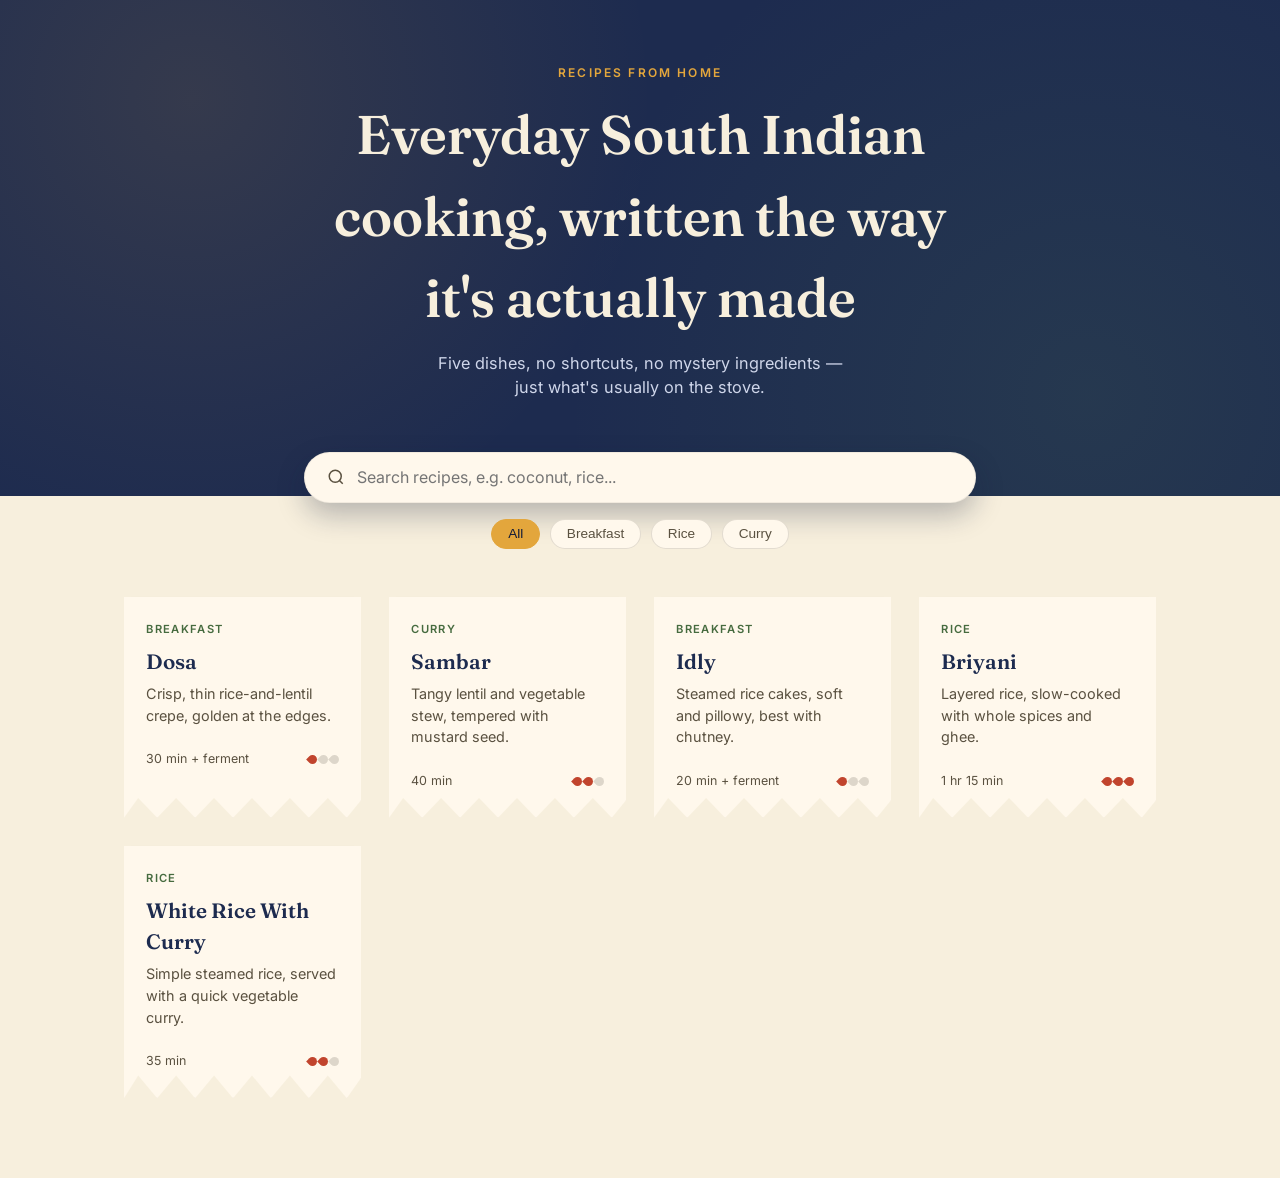
<file: index.html>
<!DOCTYPE html>
<html lang="en">
<head>
  <meta charset="UTF-8">
  <meta name="viewport" content="width=device-width, initial-scale=1.0">
  <title>Odin Recipes — Home Kitchen</title>
  <link rel="stylesheet" href="style.css">
</head>
<body>

  <header class="hero">
    <div class="eyebrow">Recipes from home</div>
    <h1>Everyday South Indian cooking, written the way it's actually made</h1>
    <p>Five dishes, no shortcuts, no mystery ingredients — just what's usually on the stove.</p>
  </header>

  <div class="controls">
    <div class="search-bar">
      <svg width="18" height="18" viewBox="0 0 24 24" fill="none" stroke="currentColor" stroke-width="2">
        <circle cx="11" cy="11" r="8"></circle>
        <line x1="21" y1="21" x2="16.65" y2="16.65"></line>
      </svg>
      <input type="text" id="searchInput" placeholder="Search recipes, e.g. coconut, rice...">
    </div>
    <div class="chips" id="chips">
      <button class="chip active" data-category="all">All</button>
      <button class="chip" data-category="Breakfast">Breakfast</button>
      <button class="chip" data-category="Rice">Rice</button>
      <button class="chip" data-category="Curry">Curry</button>
    </div>
  </div>

  <main class="grid" id="recipeGrid">

    <a href="recipes/dosa.html" class="card" data-name="dosa" data-category="Breakfast">
      <div class="category">Breakfast</div>
      <h2>Dosa</h2>
      <p>Crisp, thin rice-and-lentil crepe, golden at the edges.</p>
      <div class="card-footer">
        <span class="time">30 min + ferment</span>
        <span class="spice">
          <span class="filled"></span><span></span><span></span>
        </span>
      </div>
    </a>

    <a href="recipes/sambar.html" class="card" data-name="sambar" data-category="Curry">
      <div class="category">Curry</div>
      <h2>Sambar</h2>
      <p>Tangy lentil and vegetable stew, tempered with mustard seed.</p>
      <div class="card-footer">
        <span class="time">40 min</span>
        <span class="spice">
          <span class="filled"></span><span class="filled"></span><span></span>
        </span>
      </div>
    </a>

    <a href="recipes/idly.html" class="card" data-name="idly" data-category="Breakfast">
      <div class="category">Breakfast</div>
      <h2>Idly</h2>
      <p>Steamed rice cakes, soft and pillowy, best with chutney.</p>
      <div class="card-footer">
        <span class="time">20 min + ferment</span>
        <span class="spice">
          <span class="filled"></span><span></span><span></span>
        </span>
      </div>
    </a>

    <a href="recipes/briyani.html" class="card" data-name="briyani" data-category="Rice">
      <div class="category">Rice</div>
      <h2>Briyani</h2>
      <p>Layered rice, slow-cooked with whole spices and ghee.</p>
      <div class="card-footer">
        <span class="time">1 hr 15 min</span>
        <span class="spice">
          <span class="filled"></span><span class="filled"></span><span class="filled"></span>
        </span>
      </div>
    </a>

    <a href="recipes/white-rice-curry.html" class="card" data-name="white rice with curry" data-category="Rice">
      <div class="category">Rice</div>
      <h2>White Rice With Curry</h2>
      <p>Simple steamed rice, served with a quick vegetable curry.</p>
      <div class="card-footer">
        <span class="time">35 min</span>
        <span class="spice">
          <span class="filled"></span><span class="filled"></span><span></span>
        </span>
      </div>
    </a>

  </main>

  <script>
    const searchInput = document.getElementById('searchInput');
    const chips = document.querySelectorAll('.chip');
    const cards = document.querySelectorAll('.card');
    const grid = document.getElementById('recipeGrid');
    let activeCategory = 'all';

    function applyFilters() {
      const query = searchInput.value.trim().toLowerCase();
      let visibleCount = 0;

      cards.forEach(card => {
        const matchesSearch = card.dataset.name.includes(query);
        const matchesCategory = activeCategory === 'all' || card.dataset.category === activeCategory;
        const show = matchesSearch && matchesCategory;
        card.style.display = show ? '' : 'none';
        if (show) visibleCount++;
      });

      const existingEmpty = grid.querySelector('.empty-state');
      if (visibleCount === 0 && !existingEmpty) {
        const empty = document.createElement('div');
        empty.className = 'empty-state';
        empty.textContent = "No recipes match — try a different search.";
        grid.appendChild(empty);
      } else if (visibleCount > 0 && existingEmpty) {
        existingEmpty.remove();
      }
    }

    searchInput.addEventListener('input', applyFilters);

    chips.forEach(chip => {
      chip.addEventListener('click', () => {
        chips.forEach(c => c.classList.remove('active'));
        chip.classList.add('active');
        activeCategory = chip.dataset.category;
        applyFilters();
      });
    });
  </script>

</body>
</html>
</file>
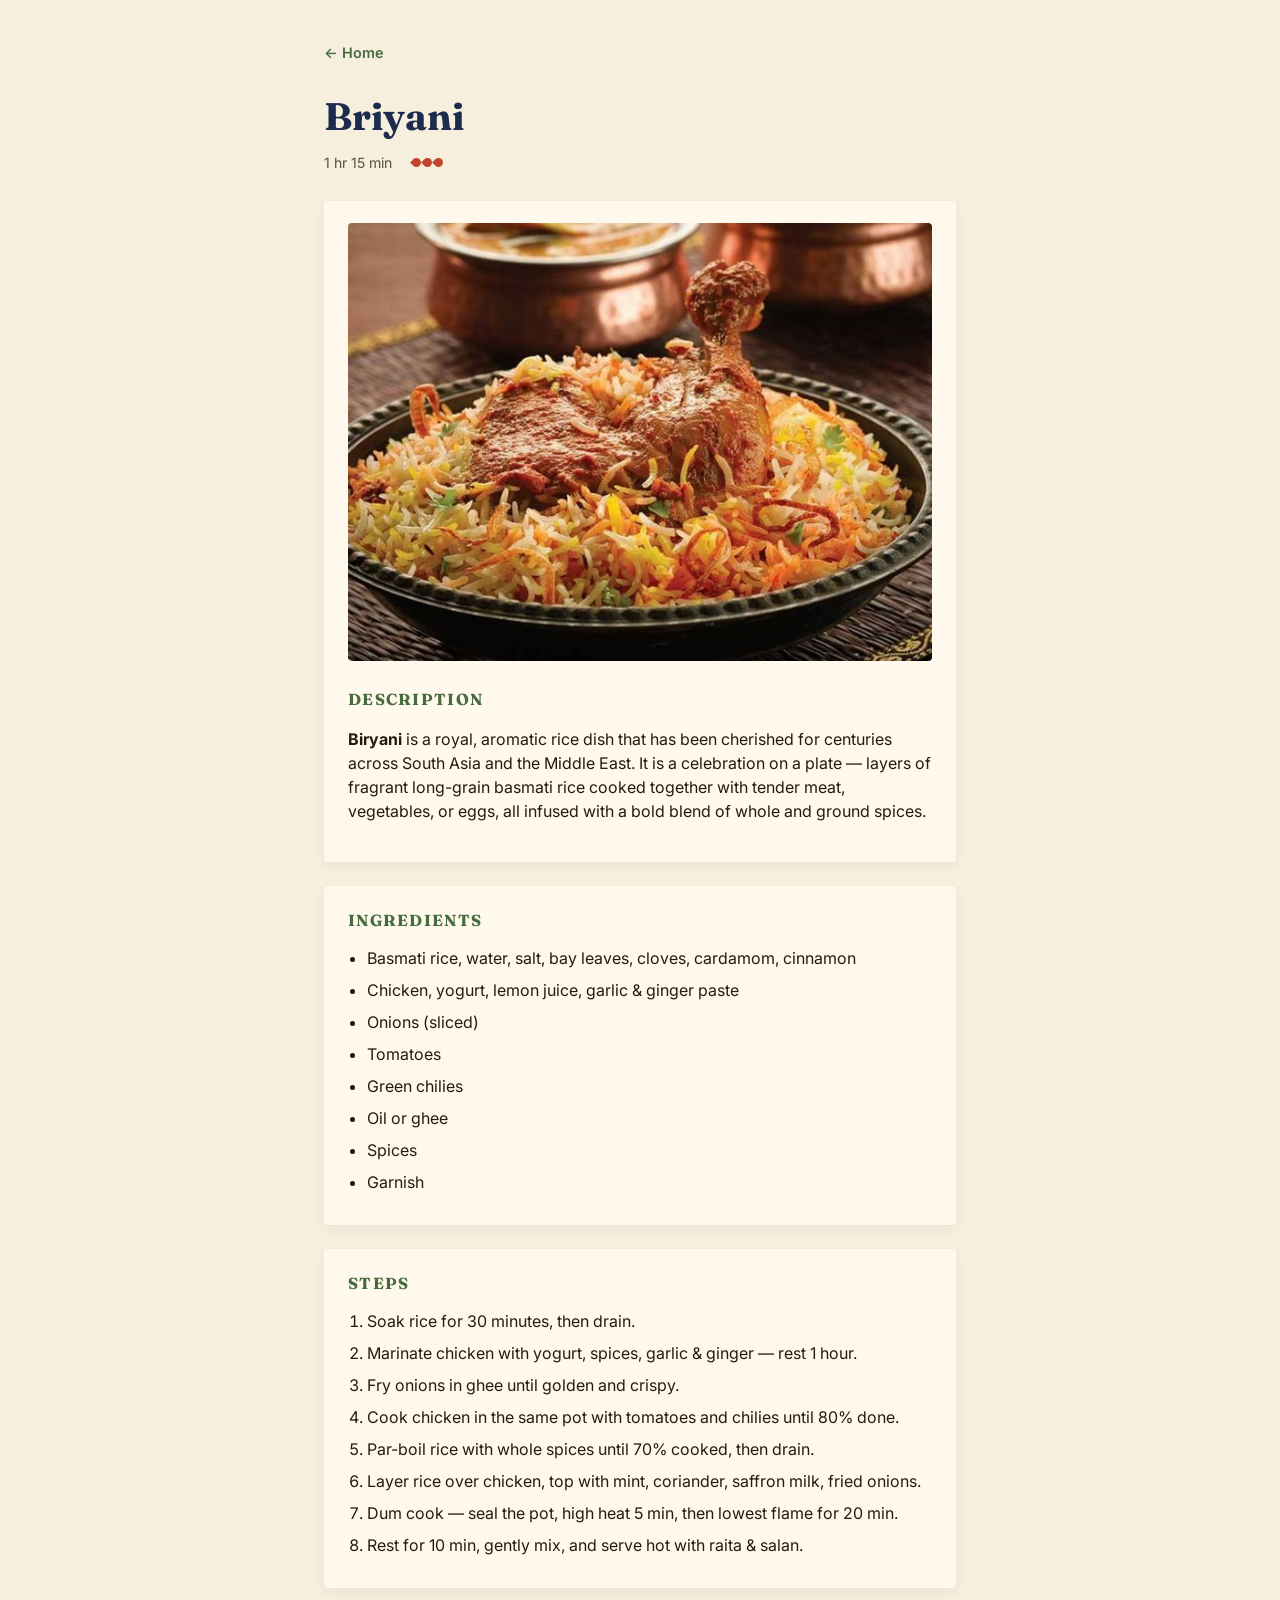
<file: recipes/briyani.html>
<!DOCTYPE html>
<html lang="en">
<head>
  <meta charset="UTF-8">
  <meta name="viewport" content="width=device-width, initial-scale=1.0">
  <title>Briyani — Odin Recipes</title>
  <link rel="stylesheet" href="../style.css">
</head>
<body>
<div class="recipe-page">

  <a class="home-link" href="../index.html">&larr; Home</a>
  <h1>Briyani</h1>
  <div class="recipe-meta">
    <span>1 hr 15 min</span>
    <span class="spice"><span class="filled"></span><span class="filled"></span><span class="filled"></span></span>
  </div>

  <section>
    <img src="briyani image.jpg" alt="briyani" style="width:100%; border-radius: var(--radius); margin-bottom: 1.25rem;">
    <h3>Description</h3>
    <p><strong>Biryani</strong> is a royal, aromatic rice dish that has been cherished for centuries across South Asia and the Middle East. It is a celebration on a plate — layers of fragrant long-grain basmati rice cooked together with tender meat, vegetables, or eggs, all infused with a bold blend of whole and ground spices.</p>
  </section>

  <section>
    <h3>Ingredients</h3>
    <ul>
      <li>Basmati rice, water, salt, bay leaves, cloves, cardamom, cinnamon</li>
      <li>Chicken, yogurt, lemon juice, garlic & ginger paste</li>
      <li>Onions (sliced)</li>
      <li>Tomatoes</li>
      <li>Green chilies</li>
      <li>Oil or ghee</li>
      <li>Spices</li>
      <li>Garnish</li>
    </ul>
  </section>

  <section>
    <h3>Steps</h3>
    <ol>
      <li>Soak rice for 30 minutes, then drain.</li>
      <li>Marinate chicken with yogurt, spices, garlic & ginger — rest 1 hour.</li>
      <li>Fry onions in ghee until golden and crispy.</li>
      <li>Cook chicken in the same pot with tomatoes and chilies until 80% done.</li>
      <li>Par-boil rice with whole spices until 70% cooked, then drain.</li>
      <li>Layer rice over chicken, top with mint, coriander, saffron milk, fried onions.</li>
      <li>Dum cook — seal the pot, high heat 5 min, then lowest flame for 20 min.</li>
      <li>Rest for 10 min, gently mix, and serve hot with raita & salan.</li>
    </ol>
  </section>

</div>
</body>
</html>
</file>
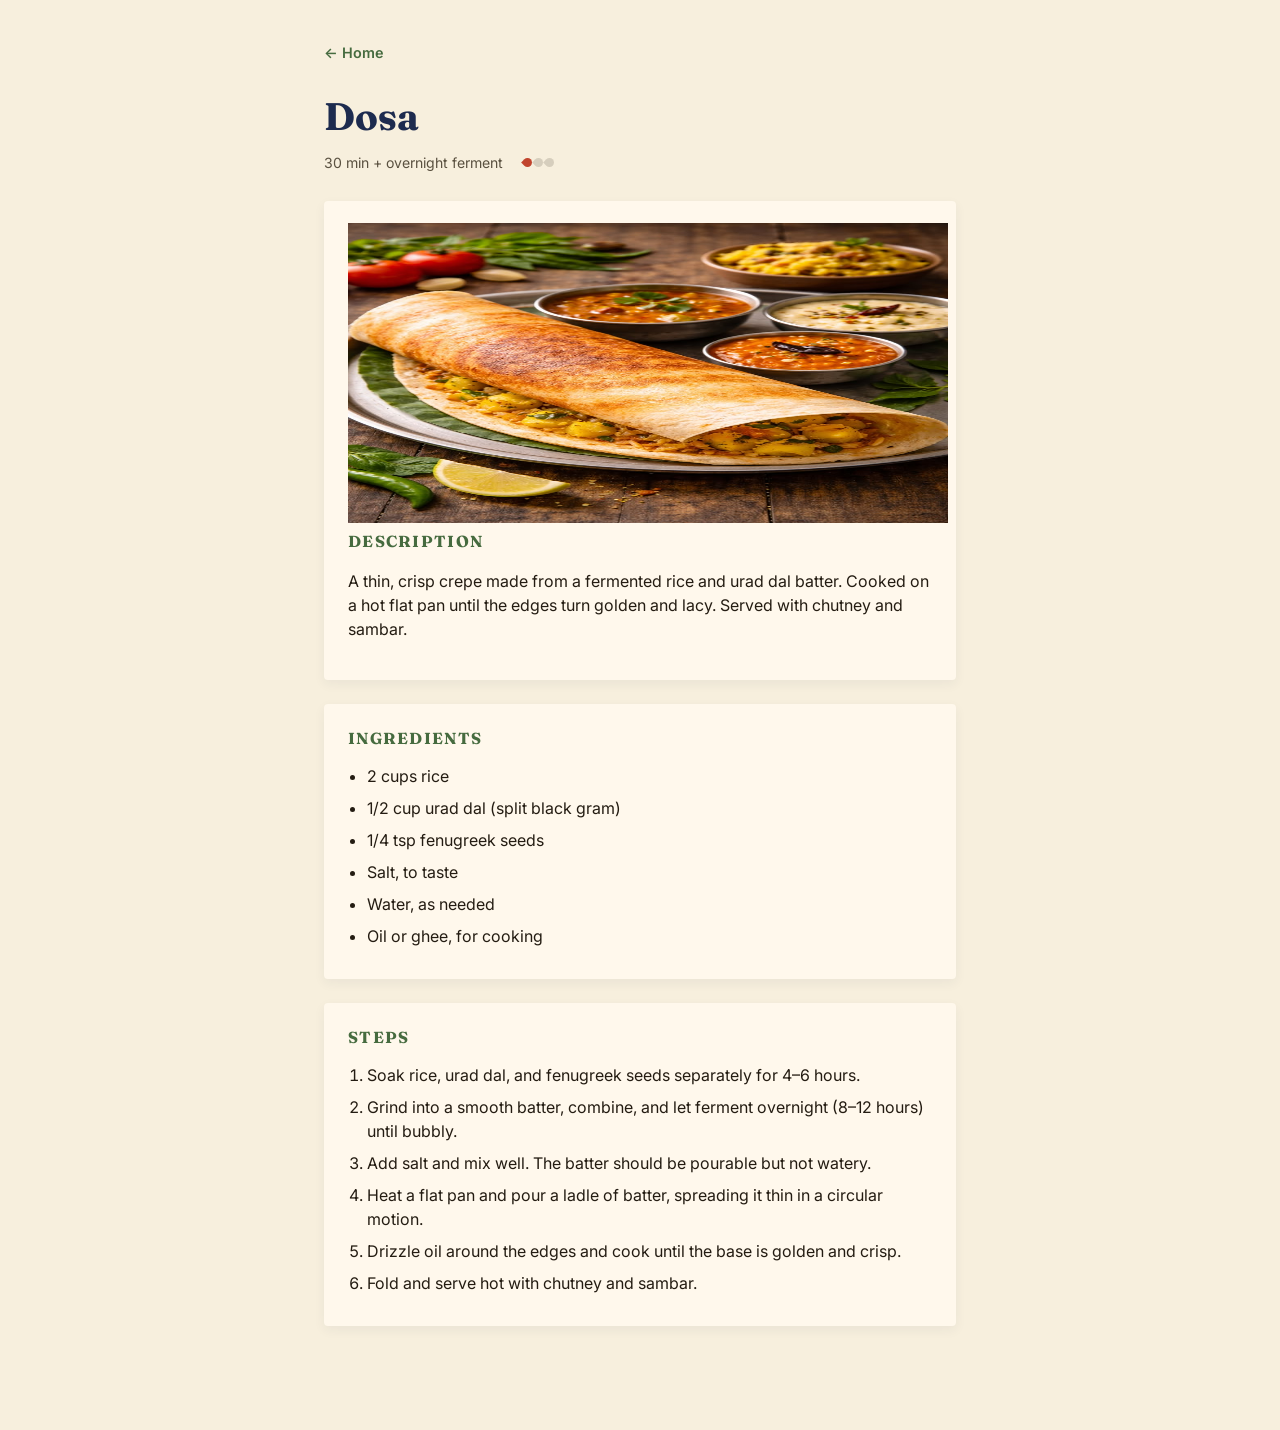
<file: recipes/dosa.html>
<!DOCTYPE html>
<html lang="en">
<head>
  <meta charset="UTF-8">
  <meta name="viewport" content="width=device-width, initial-scale=1.0">
  <title>Dosa — Odin Recipes</title>
  <link rel="stylesheet" href="../style.css">
</head>
<body>
  
<div class="recipe-page">

  <a class="home-link" href="../index.html">&larr; Home</a>
  <h1>Dosa</h1>
  <div class="recipe-meta">
    <span>30 min + overnight ferment</span>
    <span class="spice"><span class="filled"></span><span></span><span></span></span>
  </div>

  <section>
    <img src="dosa.jpg" alt="dosa image" height="300" width="600">
    <h3>Description</h3>
    <p>A thin, crisp crepe made from a fermented rice and urad dal batter. Cooked on a hot flat pan until the edges turn golden and lacy. Served with chutney and sambar.</p>
  </section>

  <section>
    <h3>Ingredients</h3>
    <ul>
      <li>2 cups rice</li>
      <li>1/2 cup urad dal (split black gram)</li>
      <li>1/4 tsp fenugreek seeds</li>
      <li>Salt, to taste</li>
      <li>Water, as needed</li>
      <li>Oil or ghee, for cooking</li>
    </ul>
  </section>

  <section>
    <h3>Steps</h3>
    <ol>
      <li>Soak rice, urad dal, and fenugreek seeds separately for 4–6 hours.</li>
      <li>Grind into a smooth batter, combine, and let ferment overnight (8–12 hours) until bubbly.</li>
      <li>Add salt and mix well. The batter should be pourable but not watery.</li>
      <li>Heat a flat pan and pour a ladle of batter, spreading it thin in a circular motion.</li>
      <li>Drizzle oil around the edges and cook until the base is golden and crisp.</li>
      <li>Fold and serve hot with chutney and sambar.</li>
    </ol>
  </section>

</div>
</body>
</html>
</file>
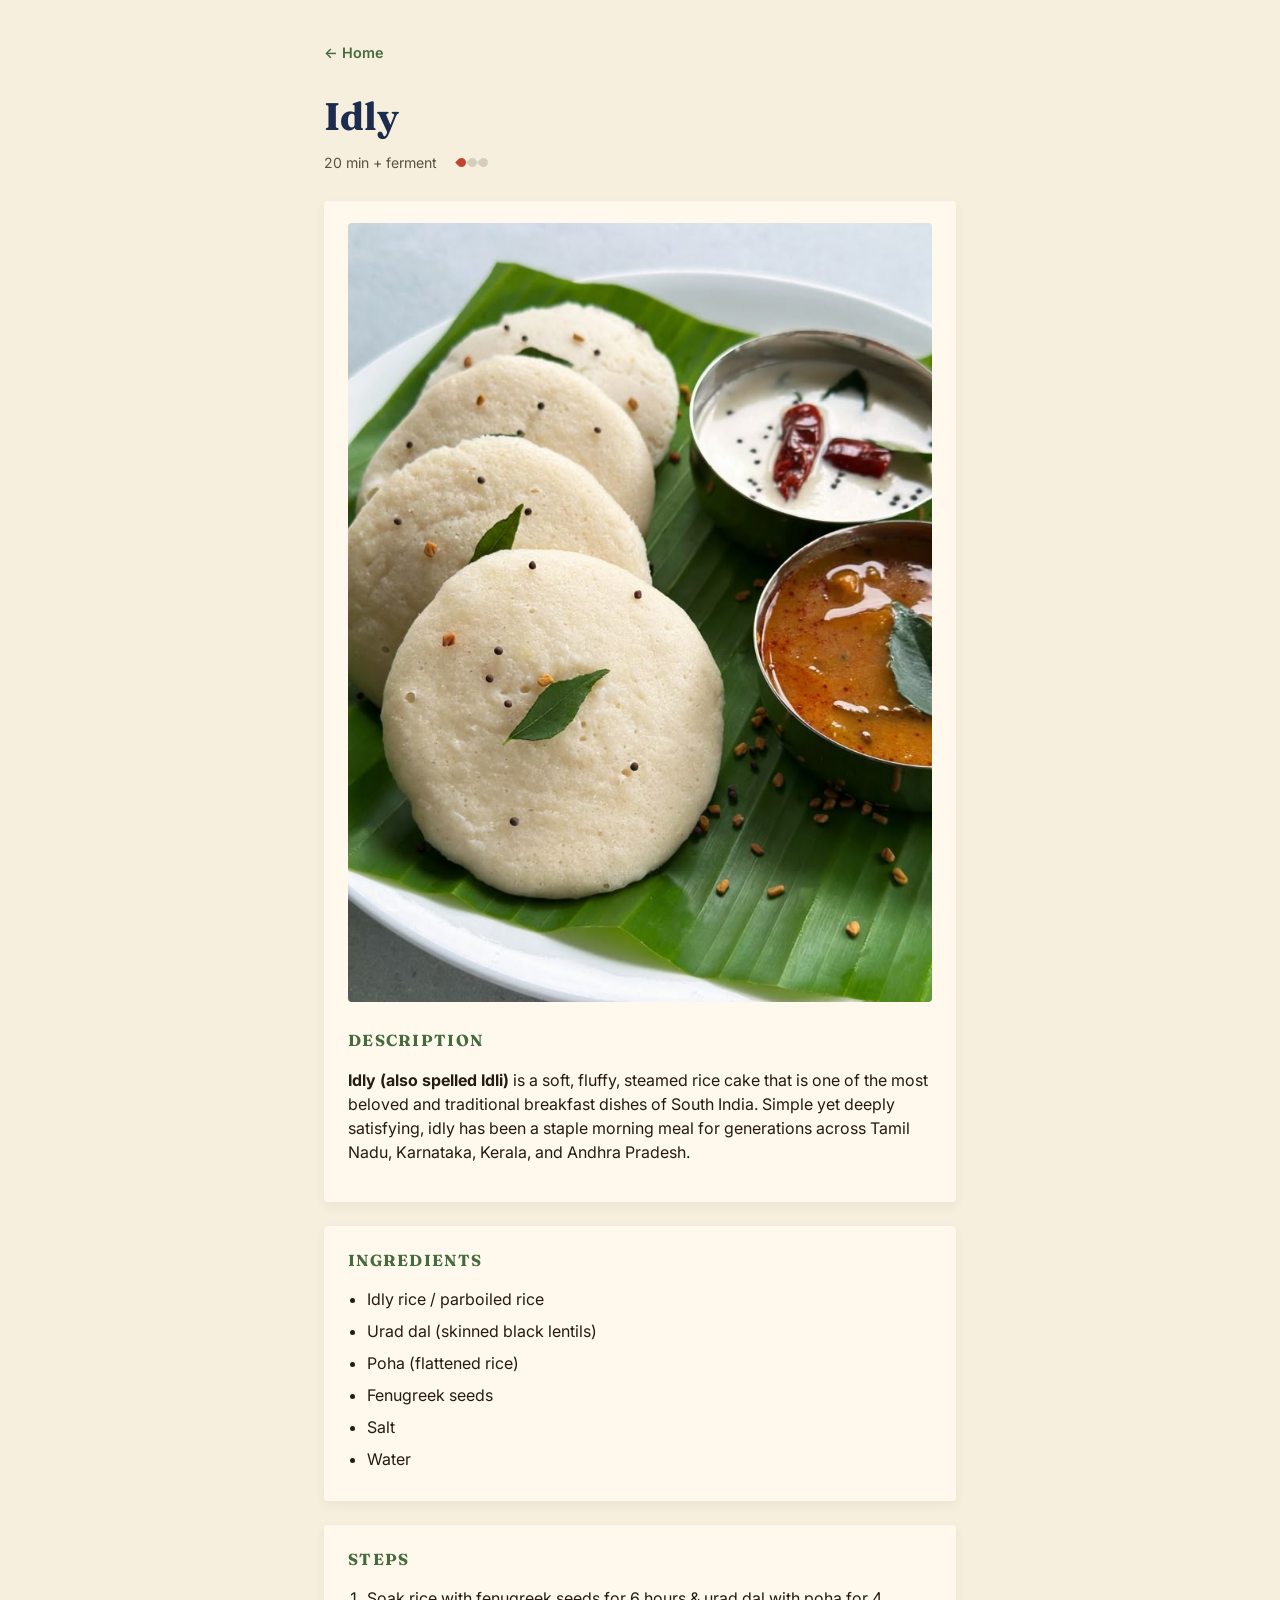
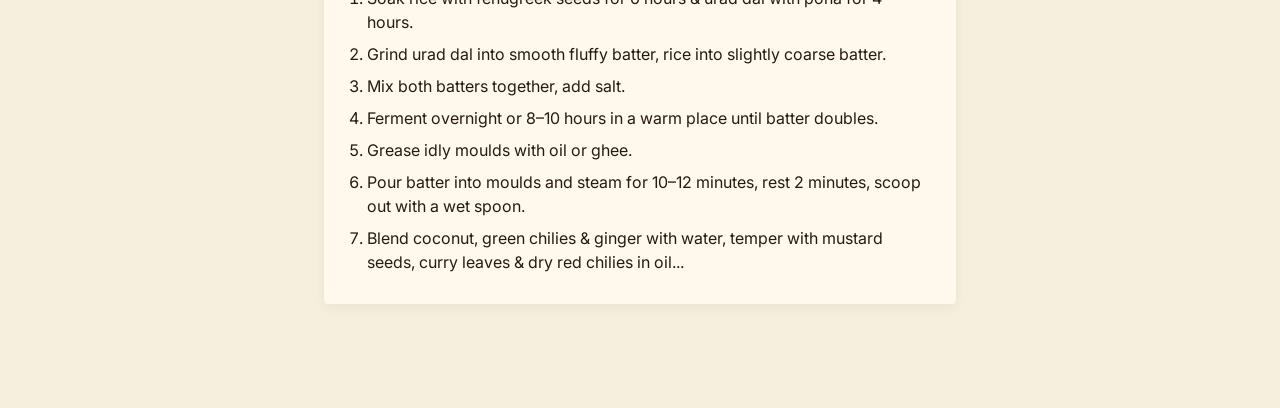
<file: recipes/idly.html>
<!DOCTYPE html>
<html lang="en">
<head>
  <meta charset="UTF-8">
  <meta name="viewport" content="width=device-width, initial-scale=1.0">
  <title>Idly — Odin Recipes</title>
  <link rel="stylesheet" href="../style.css">
</head>
<body>
<div class="recipe-page">

  <a class="home-link" href="../index.html">&larr; Home</a>
  <h1>Idly</h1>
  <div class="recipe-meta">
    <span>20 min + ferment</span>
    <span class="spice"><span class="filled"></span><span></span><span></span></span>
  </div>

  <section>
    <!-- PASTE YOUR FULL ORIGINAL src="https://imgs.search.brave.com/...` VALUE BELOW -->
    <img src="idly.jpg" alt="idly" style="width:100%; border-radius: var(--radius); margin-bottom: 1.25rem;">
    <h3>Description</h3>
    <p><strong>Idly (also spelled Idli)</strong> is a soft, fluffy, steamed rice cake that is one of the most beloved and traditional breakfast dishes of South India. Simple yet deeply satisfying, idly has been a staple morning meal for generations across Tamil Nadu, Karnataka, Kerala, and Andhra Pradesh.</p>
  </section>

  <section>
    <h3>Ingredients</h3>
    <ul>
      <li>Idly rice / parboiled rice</li>
      <li>Urad dal (skinned black lentils)</li>
      <li>Poha (flattened rice)</li>
      <li>Fenugreek seeds</li>
      <li>Salt</li>
      <li>Water</li>
    </ul>
  </section>

  <section>
    <h3>Steps</h3>
    <ol>
      <li>Soak rice with fenugreek seeds for 6 hours & urad dal with poha for 4 hours.</li>
      <li>Grind urad dal into smooth fluffy batter, rice into slightly coarse batter.</li>
      <li>Mix both batters together, add salt.</li>
      <li>Ferment overnight or 8–10 hours in a warm place until batter doubles.</li>
      <li>Grease idly moulds with oil or ghee.</li>
      <li>Pour batter into moulds and steam for 10–12 minutes, rest 2 minutes, scoop out with a wet spoon.</li>
      <!-- CHECK: your chutney step got cut off in the screenshot — paste the full text back in here -->
      <li>Blend coconut, green chilies & ginger with water, temper with mustard seeds, curry leaves & dry red chilies in oil...</li>
    </ol>
  </section>

</div>
</body>
</html>
</file>
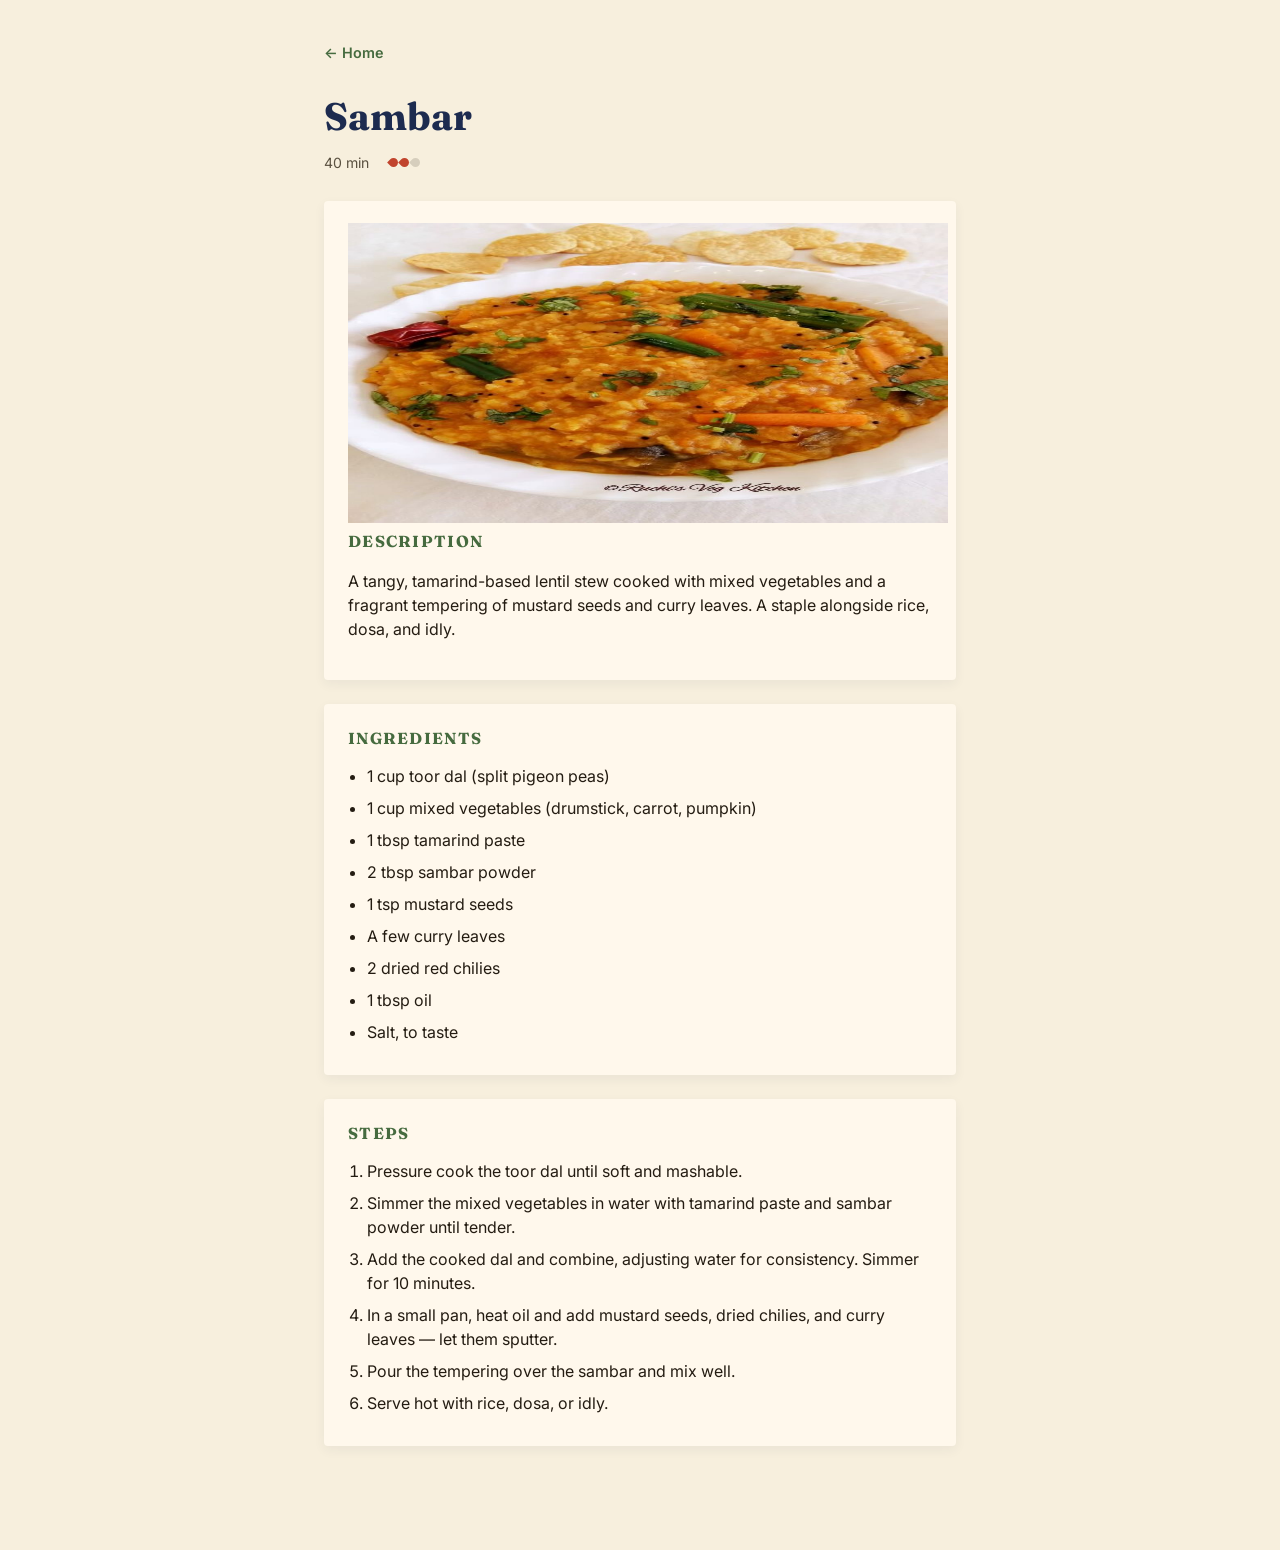
<file: recipes/sambar.html>
<!DOCTYPE html>
<html lang="en">
<head>
  <meta charset="UTF-8">
  <meta name="viewport" content="width=device-width, initial-scale=1.0">
  <title>Sambar — Odin Recipes</title>
  <link rel="stylesheet" href="../style.css">
</head>
<body>
  
<div class="recipe-page">

  <a class="home-link" href="../index.html">&larr; Home</a>
  <h1>Sambar</h1>
  <div class="recipe-meta">
    <span>40 min</span>
    <span class="spice"><span class="filled"></span><span class="filled"></span><span></span></span>
  </div>

  <section>
    <img src="sambar.jpg" alt="sambar rice image" height="300" width="600">
    <h3>Description</h3>
    <p>A tangy, tamarind-based lentil stew cooked with mixed vegetables and a fragrant tempering of mustard seeds and curry leaves. A staple alongside rice, dosa, and idly.</p>
  </section>

  <section>
    <h3>Ingredients</h3>
    <ul>
      <li>1 cup toor dal (split pigeon peas)</li>
      <li>1 cup mixed vegetables (drumstick, carrot, pumpkin)</li>
      <li>1 tbsp tamarind paste</li>
      <li>2 tbsp sambar powder</li>
      <li>1 tsp mustard seeds</li>
      <li>A few curry leaves</li>
      <li>2 dried red chilies</li>
      <li>1 tbsp oil</li>
      <li>Salt, to taste</li>
    </ul>
  </section>

  <section>
    <h3>Steps</h3>
    <ol>
      <li>Pressure cook the toor dal until soft and mashable.</li>
      <li>Simmer the mixed vegetables in water with tamarind paste and sambar powder until tender.</li>
      <li>Add the cooked dal and combine, adjusting water for consistency. Simmer for 10 minutes.</li>
      <li>In a small pan, heat oil and add mustard seeds, dried chilies, and curry leaves — let them sputter.</li>
      <li>Pour the tempering over the sambar and mix well.</li>
      <li>Serve hot with rice, dosa, or idly.</li>
    </ol>
  </section>

</div>
</body>
</html>
</file>
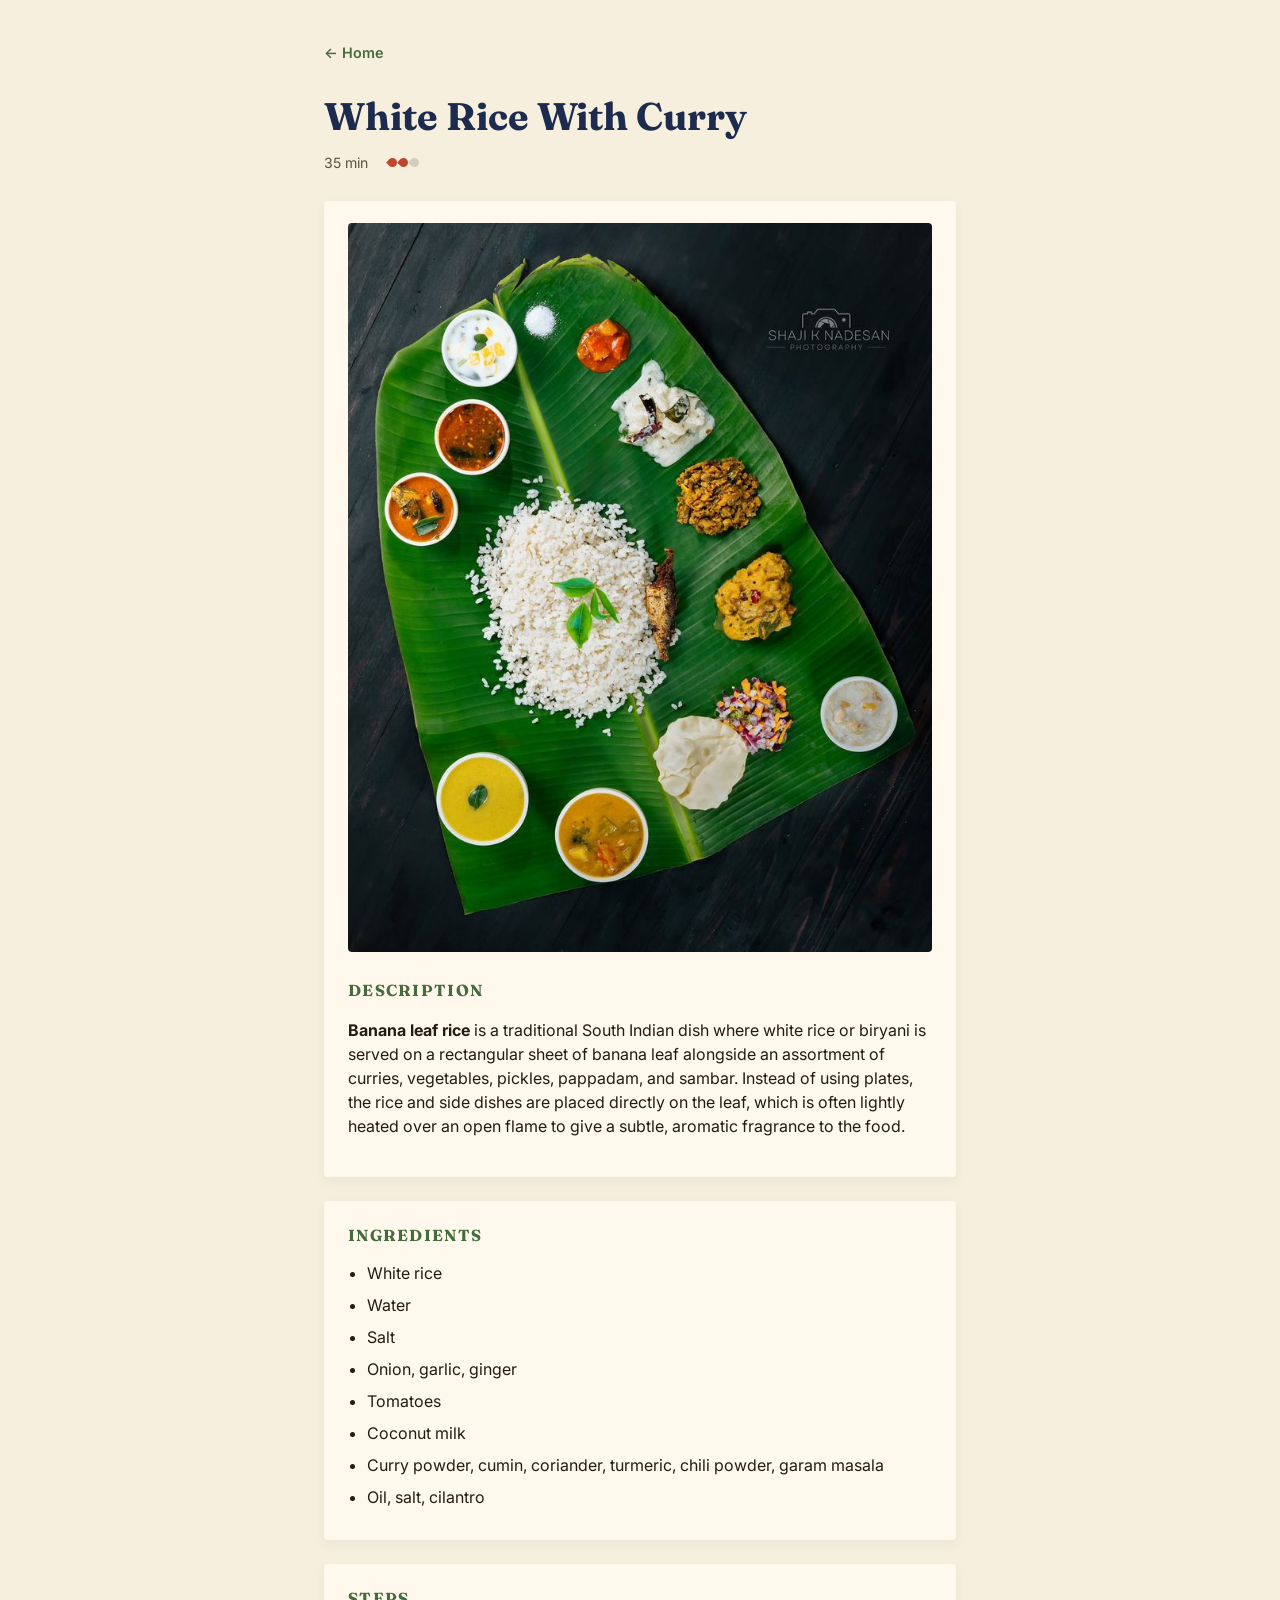
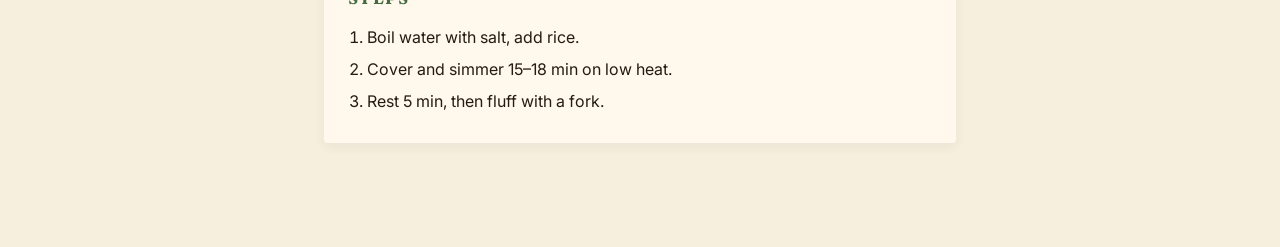
<file: recipes/white-rice-curry.html>
<!DOCTYPE html>
<html lang="en">
<head>
  <meta charset="UTF-8">
  <meta name="viewport" content="width=device-width, initial-scale=1.0">
  <title>White Rice With Curry — Odin Recipes</title>
  <link rel="stylesheet" href="../style.css">
</head>
<body>
<div class="recipe-page">

  <a class="home-link" href="../index.html">&larr; Home</a>
  <h1>White Rice With Curry</h1>
  <div class="recipe-meta">
    <span>35 min</span>
    <span class="spice"><span class="filled"></span><span class="filled"></span><span></span></span>
  </div>

  <section>
    <img src="banana-leaf-rice.jpg" alt="banana leaf rice" style="width:100%; border-radius: var(--radius); margin-bottom: 1.25rem;">
    <h3>Description</h3>
    <p><strong>Banana leaf rice</strong> is a traditional South Indian dish where white rice or biryani is served on a rectangular sheet of banana leaf alongside an assortment of curries, vegetables, pickles, pappadam, and sambar. Instead of using plates, the rice and side dishes are placed directly on the leaf, which is often lightly heated over an open flame to give a subtle, aromatic fragrance to the food.</p>
  </section>

  <section>
    <h3>Ingredients</h3>
    <ul>
      <li>White rice</li>
      <li>Water</li>
      <li>Salt</li>
      <li>Onion, garlic, ginger</li>
      <li>Tomatoes</li>
      <li>Coconut milk</li>
      <li>Curry powder, cumin, coriander, turmeric, chili powder, garam masala</li>
      <li>Oil, salt, cilantro</li>
    </ul>
  </section>

  <section>
    <h3>Steps</h3>
    <ol>
      <li>Boil water with salt, add rice.</li>
      <li>Cover and simmer 15–18 min on low heat.</li>
      <li>Rest 5 min, then fluff with a fork.</li>
      <!-- TODO: paste in the rest of your curry-making steps here -->
    </ol>
  </section>

</div>
</body>
</html>
</file>
<file: style.css>
@import url('https://fonts.googleapis.com/css2?family=Fraunces:opsz,wght@9..144,400;9..144,600;9..144,700&family=Inter:wght@400;500;600&display=swap');

:root {
  --indigo: #1d2b4f;
  --indigo-dark: #121b38;
  --turmeric: #e3a63c;
  --turmeric-dark: #c48a28;
  --leaf: #5c8a52;
  --leaf-dark: #466b3f;
  --cream: #f7efdd;
  --card: #fff8ec;
  --chili: #c1442d;
  --ink: #241c12;
  --ink-soft: #5a5140;
  --radius: 4px;
}

* { box-sizing: border-box; }

html { scroll-behavior: smooth; }

body {
  margin: 0;
  background: var(--cream);
  color: var(--ink);
  font-family: 'Inter', sans-serif;
  line-height: 1.5;
}

h1, h2, h3 {
  font-family: 'Fraunces', serif;
  margin: 0;
  color: var(--indigo);
}

a { color: inherit; }

/* ---------- Hero ---------- */

.hero {
  background: var(--indigo);
  background-image:
    radial-gradient(circle at 15% 20%, rgba(227, 166, 60, 0.12), transparent 40%),
    radial-gradient(circle at 85% 80%, rgba(92, 138, 82, 0.14), transparent 45%);
  padding: 4rem 1.5rem 6rem;
  text-align: center;
  color: var(--cream);
}

.hero .eyebrow {
  font-size: 0.75rem;
  letter-spacing: 0.18em;
  text-transform: uppercase;
  color: var(--turmeric);
  font-weight: 600;
  margin-bottom: 0.75rem;
}

.hero h1 {
  color: var(--cream);
  font-size: clamp(2.2rem, 5vw, 3.4rem);
  font-weight: 600;
  max-width: 18ch;
  margin: 0 auto 0.75rem;
}

.hero p {
  max-width: 42ch;
  margin: 0 auto;
  color: #cfd6ea;
  font-size: 1.02rem;
}

/* ---------- Search / filter bar (floats over hero edge) ---------- */

.controls {
  max-width: 720px;
  margin: -2.75rem auto 3rem;
  padding: 0 1.5rem;
  position: relative;
  z-index: 2;
}

.search-bar {
  background: var(--card);
  border-radius: 999px;
  box-shadow: 0 12px 28px rgba(18, 27, 56, 0.28);
  padding: 0.85rem 1.4rem;
  display: flex;
  align-items: center;
  gap: 0.6rem;
  border: 1px solid rgba(28, 20, 10, 0.06);
}

.search-bar svg { flex-shrink: 0; color: var(--ink-soft); }

.search-bar input {
  border: none;
  background: none;
  outline: none;
  font-family: 'Inter', sans-serif;
  font-size: 1rem;
  width: 100%;
  color: var(--ink);
}

.chips {
  display: flex;
  gap: 0.6rem;
  flex-wrap: wrap;
  justify-content: center;
  margin-top: 1rem;
}

.chip {
  background: var(--card);
  border: 1px solid rgba(28, 20, 10, 0.12);
  color: var(--ink-soft);
  padding: 0.4rem 1rem;
  border-radius: 999px;
  font-size: 0.85rem;
  font-weight: 500;
  cursor: pointer;
  transition: all 0.15s ease;
}

.chip:hover { border-color: var(--turmeric); color: var(--indigo); }

.chip.active {
  background: var(--turmeric);
  border-color: var(--turmeric);
  color: var(--indigo-dark);
}

/* ---------- Recipe grid ---------- */

.grid {
  max-width: 1080px;
  margin: 0 auto;
  padding: 0 1.5rem 5rem;
  display: grid;
  grid-template-columns: repeat(auto-fill, minmax(230px, 1fr));
  gap: 1.75rem;
}

.card {
  background: var(--card);
  text-decoration: none;
  color: inherit;
  display: block;
  padding: 1.5rem 1.4rem 1.7rem;
  position: relative;
  /* torn / leaf-edge bottom */
  clip-path: polygon(
    0% 0%, 100% 0%, 100% 92%,
    94% 100%, 86% 91%, 78% 100%,
    70% 91%, 62% 100%, 54% 91%,
    46% 100%, 38% 91%, 30% 100%,
    22% 91%, 14% 100%, 6% 91%, 0% 100%
  );
  box-shadow: 0 6px 16px rgba(29, 43, 79, 0.08);
  transition: transform 0.18s ease, box-shadow 0.18s ease;
}

.card:hover {
  transform: translateY(-4px);
  box-shadow: 0 14px 26px rgba(29, 43, 79, 0.16);
}

.card .category {
  font-size: 0.7rem;
  letter-spacing: 0.12em;
  text-transform: uppercase;
  color: var(--leaf-dark);
  font-weight: 600;
  margin-bottom: 0.5rem;
}

.card h2 {
  font-size: 1.3rem;
  font-weight: 600;
  margin-bottom: 0.4rem;
}

.card p {
  font-size: 0.9rem;
  color: var(--ink-soft);
  margin: 0 0 1rem;
}

.card-footer {
  display: flex;
  align-items: center;
  justify-content: space-between;
  margin-top: 1.5rem;
}

.time {
  font-size: 0.78rem;
  color: var(--ink-soft);
}

.spice {
  display: flex;
  gap: 2px;
}

.spice span {
  width: 9px;
  height: 9px;
  border-radius: 50% 50% 50% 0;
  background: rgba(28, 20, 10, 0.15);
  transform: rotate(45deg);
}

.spice span.filled { background: var(--chili); }

.empty-state {
  grid-column: 1 / -1;
  text-align: center;
  color: var(--ink-soft);
  padding: 3rem 1rem;
  font-family: 'Fraunces', serif;
  font-size: 1.1rem;
}

/* ---------- Recipe detail page ---------- */

.recipe-page {
  max-width: 680px;
  margin: 0 auto;
  padding: 2.5rem 1.5rem 5rem;
}

.home-link {
  display: inline-block;
  text-decoration: none;
  color: var(--leaf-dark);
  font-weight: 600;
  font-size: 0.9rem;
  margin-bottom: 1.5rem;
}

.home-link:hover { color: var(--indigo); }

.recipe-page h1 {
  font-size: clamp(1.8rem, 4vw, 2.4rem);
  margin-bottom: 0.4rem;
}

.recipe-meta {
  display: flex;
  gap: 1.25rem;
  align-items: center;
  color: var(--ink-soft);
  font-size: 0.88rem;
  margin-bottom: 1.75rem;
}

.recipe-page section {
  background: var(--card);
  border-radius: var(--radius);
  padding: 1.4rem 1.5rem;
  margin-bottom: 1.5rem;
  box-shadow: 0 4px 12px rgba(29, 43, 79, 0.06);
}

.recipe-page h3 {
  font-size: 1rem;
  text-transform: uppercase;
  letter-spacing: 0.08em;
  color: var(--leaf-dark);
  margin-bottom: 0.9rem;
}

.recipe-page ul, .recipe-page ol {
  margin: 0;
  padding-left: 1.2rem;
}

.recipe-page li { margin-bottom: 0.5rem; }

@media (max-width: 480px) {
  .hero { padding: 3rem 1.25rem 5rem; }
  .controls { margin-top: -2.25rem; }
}
</file>
